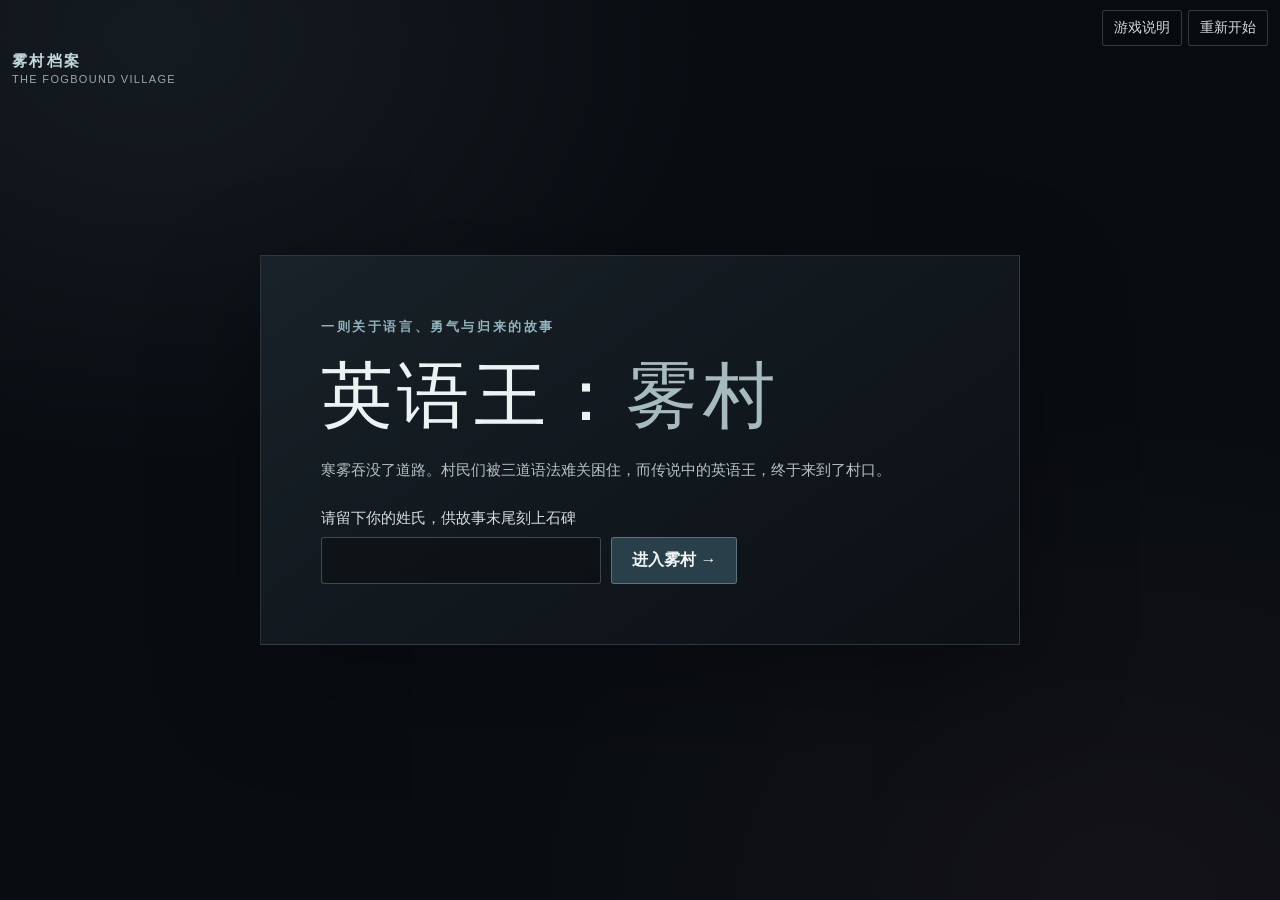
<file: index.html>
<!DOCTYPE html>
<html lang="zh-CN">
<head>
  <meta charset="UTF-8">
  <meta name="viewport" content="width=device-width, initial-scale=1.0, viewport-fit=cover">
  <meta name="theme-color" content="#090d12">
  <meta name="description" content="英语王的村庄冒险：用知识与勇气驱散语法迷雾。">
  <title>英语王：雾村</title>
  <link rel="stylesheet" href="game.css">
</head>
<body>
  <main class="game-shell">
    <header class="masthead">
      <a class="wordmark" href="index.html" aria-label="英语王：雾村首页">雾村档案<span>THE FOGBOUND VILLAGE</span></a>
      <div class="masthead-actions">
        <button id="help-toggle" class="quiet-button" type="button" aria-keyshortcuts="F1">游戏说明 <kbd>F1</kbd></button>
        <button id="reset-game" class="quiet-button" type="button">重新开始</button>
      </div>
    </header>

    <section class="intro-panel" id="intro-panel" aria-labelledby="intro-title">
      <p class="eyebrow">一则关于语言、勇气与归来的故事</p>
      <h1 id="intro-title">英语王：<span>雾村</span></h1>
      <p class="intro-copy">寒雾吞没了道路。村民们被三道语法难关困住，而传说中的英语王，终于来到了村口。</p>
      <form id="name-form" class="name-form">
        <label for="surname">请留下你的姓氏，供故事末尾刻上石碑</label>
        <div class="name-row">
          <input id="surname" name="surname" type="text" maxlength="16" autocomplete="family-name" required>
          <button class="primary-button" type="submit">进入雾村 <span aria-hidden="true">→</span></button>
        </div>
      </form>
    </section>

    <section class="adventure" id="adventure" hidden aria-label="冒险游戏">
      <div class="game-frame">
        <canvas id="world" width="880" height="600" tabindex="0" aria-label="俯视角冒险地图">
          你的浏览器不支持 Canvas，请使用下方的练习入口。
        </canvas>
      </div>

      <details class="quick-menu status-menu">
        <summary aria-label="查看章节与冒险状态">雾村状态</summary>
        <div class="quick-menu-panel">
          <div class="game-heading">
            <div>
              <p class="eyebrow" id="chapter-label">序章 · 雾村</p>
              <h1 id="chapter-title">村口的低语</h1>
            </div>
            <p class="save-note" id="save-note">进度保存在此浏览器</p>
          </div>
          <div class="hud" aria-label="冒险状态">
            <div class="hud-item"><span class="hud-label">姓氏</span><strong id="hud-name">—</strong></div>
            <div class="hud-item"><span class="hud-label">知识点</span><strong id="knowledge-count">0</strong></div>
            <div class="hud-item"><span class="hud-label">已击败</span><strong id="boss-progress">0 / 3</strong></div>
            <div class="hud-item enemy-status" id="enemy-status" hidden></div>
          </div>
          <p class="event-log" id="event-log" aria-live="polite">走近村民并按 E 交谈。</p>
        </div>
      </details>

      <nav class="touch-controls" aria-label="触屏操作">
        <div class="dpad">
          <button type="button" data-move="up" aria-label="向上移动">↑</button>
          <button type="button" data-move="left" aria-label="向左移动">←</button>
          <button type="button" data-move="down" aria-label="向下移动">↓</button>
          <button type="button" data-move="right" aria-label="向右移动">→</button>
        </div>
        <div class="action-pad">
          <button type="button" id="answer-action">答题 <kbd>Q</kbd></button>
          <button type="button" id="attack-action">挥剑 <kbd>Space</kbd></button>
          <button type="button" id="interact-action">交谈 <kbd>E</kbd></button>
          <button type="button" id="leave-battle-action" hidden>离开战场</button>
        </div>
      </nav>

      <details class="quick-menu practice-links">
        <summary>练习</summary>
        <div class="practice-grid">
          <a href="two.html">Already / Just / Yet</a>
          <a href="three.html">For / Since</a>
          <a href="four.html">Have been / Gone to</a>
          <a id="comprehensive-practice-link" href="five.html" aria-disabled="true" tabindex="-1">综合练习（击败三位知识之主解锁）</a>
        </div>
      </details>
      <p class="controls-hint">方向键 / WASD 移动 · <kbd>E</kbd> 与村民交谈 · <kbd>Q</kbd> 原地答题 · <kbd>Space</kbd> 挥剑（消耗 1 点）· <kbd>F1</kbd> / <kbd>?</kbd> 游戏说明</p>
    </section>

    <noscript><p class="noscript-note">请启用 JavaScript 才能开始冒险。</p></noscript>
  </main>
  <script src="engine.js"></script>
  <script src="data.js"></script>
  <script src="game.js"></script>
</body>
</html>
</file>
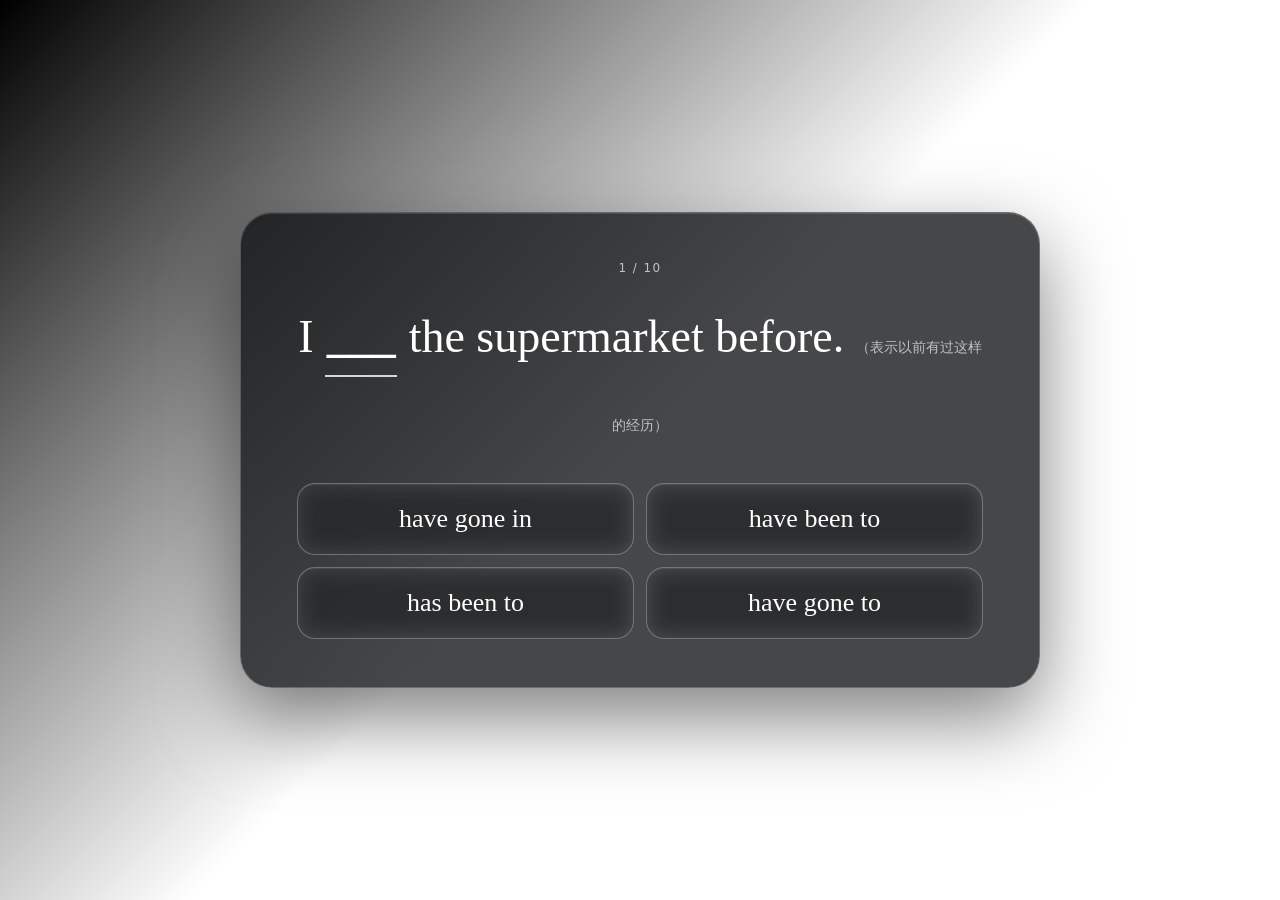
<file: four.html>
<!DOCTYPE html>
<html lang="zh-CN">
<head>
    <meta charset="UTF-8">
    <meta name="viewport" content="width=device-width, initial-scale=1.0, viewport-fit=cover">
    <title>Have been / Gone to</title>
    <link rel="stylesheet" href="quiz.css">
</head>
<body>
<div id="app"></div>

<script src="engine.js"></script>
<script src="data.js"></script>
<script src="quiz-ui.js"></script>
<script src="quiz-mini.js"></script>
<script>
    const quiz = Quiz.create(
        document.getElementById('app'),
        { type: 'c3', rounds: 10 }
    );

    quiz.start().then(function (r) {
        console.log('答对', r.correct, '/', r.total);
    });
</script>

</body>
</html>
</file>
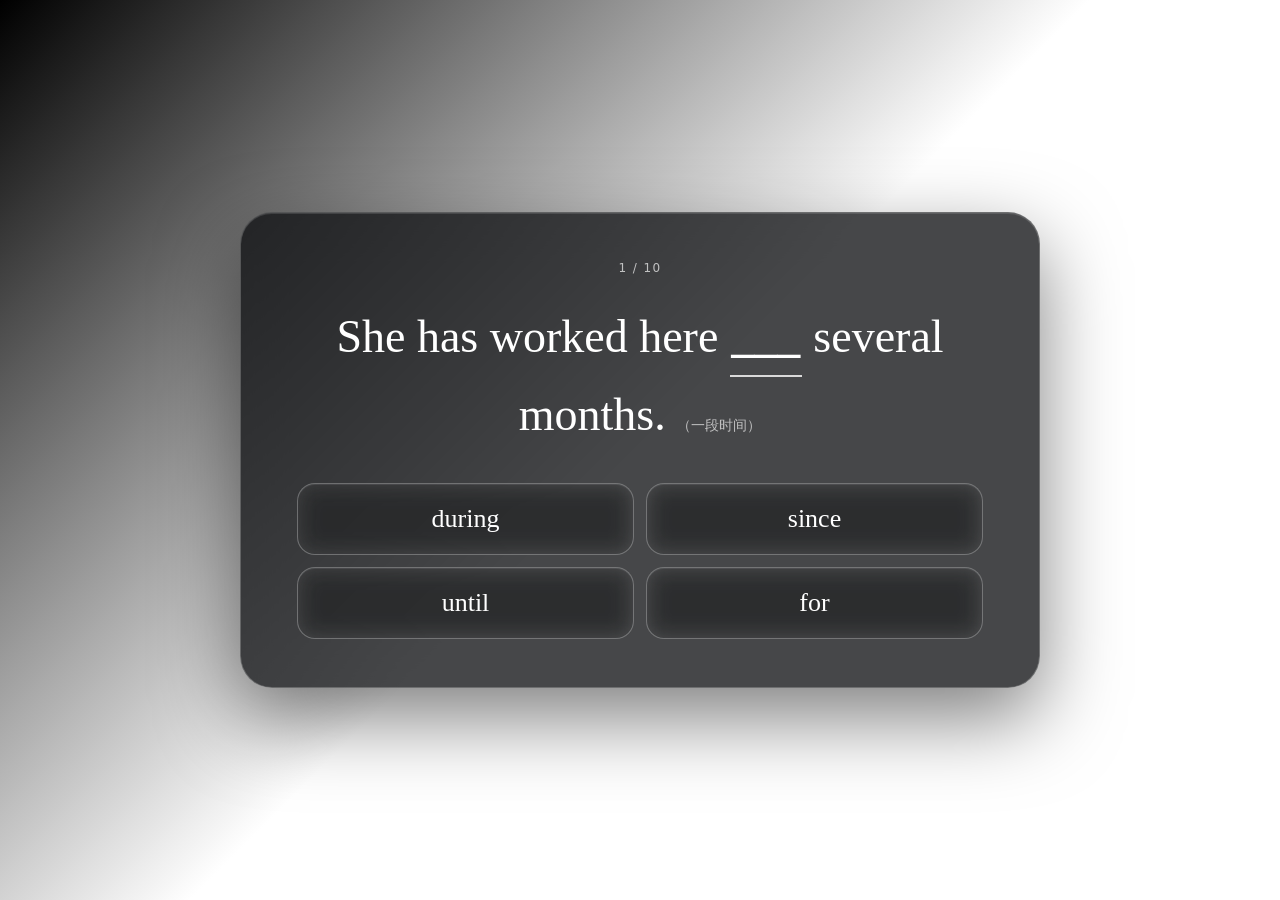
<file: three.html>
<!DOCTYPE html>
<html lang="zh-CN">
<head>
    <meta charset="UTF-8">
    <meta name="viewport" content="width=device-width, initial-scale=1.0, viewport-fit=cover">
    <title>For &amp; Since</title>
    <link rel="stylesheet" href="quiz.css">
</head>
<body>
<div id="app"></div>

<script src="engine.js"></script>
<script src="data.js"></script>
<script src="quiz-ui.js"></script>
<script src="quiz-mini.js"></script>
<script>
    const quiz = Quiz.create(
        document.getElementById('app'),
        { type: 'c2', rounds: 10 }
    );

    quiz.start().then(function (r) {
        console.log('答对', r.correct, '/', r.total);
    });
</script>

</body>
</html>
</file>
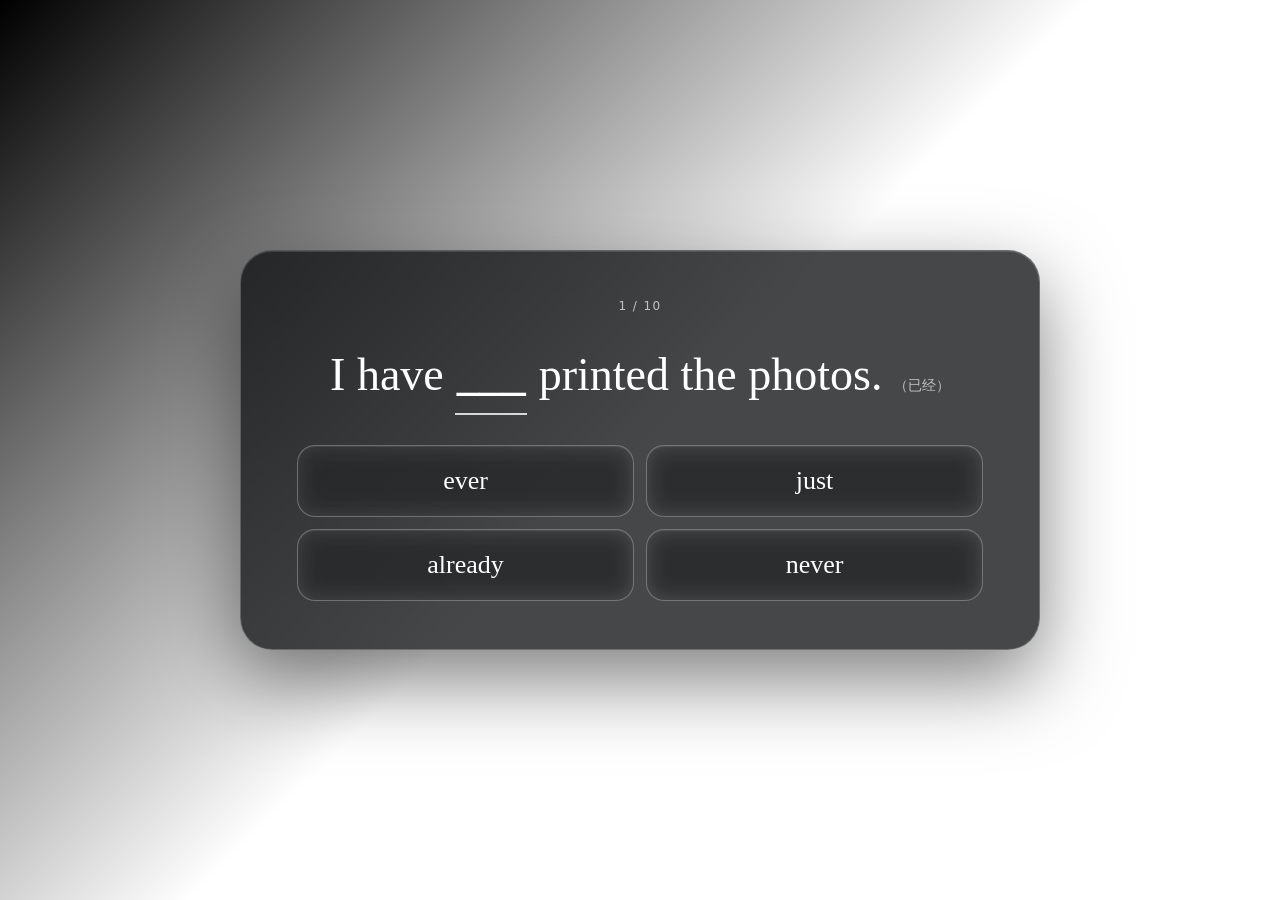
<file: two.html>
<!DOCTYPE html>
<html lang="zh-CN">
<head>
    <meta charset="UTF-8">
    <meta name="viewport" content="width=device-width, initial-scale=1.0, viewport-fit=cover">
    <title>Already / Just / Yet</title>
    <link rel="stylesheet" href="quiz.css">
</head>
<body>
<div id="app"></div>

<script src="engine.js"></script>
<script src="data.js"></script>
<script src="quiz-ui.js"></script>
<script src="quiz-mini.js"></script>
<script>
    const quiz = Quiz.create(
        document.getElementById('app'),
        { type: 'c1', rounds: 10 }
    );

    quiz.start().then(function (r) {
        console.log('答对', r.correct, '/', r.total);
    });
</script>

</body>
</html>
</file>
<file: game.css>
:root {
  color-scheme: dark;
  --ink: #e4e9e9;
  --muted: #9aa8ad;
  --line: rgba(195, 211, 216, .16);
  --panel: rgba(12, 18, 23, .95);
  --cold: #91b2bd;
  --cold-bright: #c3d9de;
  --rust: #b86568;
  --calligraphy: "STXingkai", "华文行楷", cursive, serif;
  --body-font: "KaiTi", "楷体", "Noto Sans CJK SC", "Noto Sans SC", sans-serif;
}

* {
  box-sizing: border-box;
}

html {
  width: 100%;
  height: 100%;
  overflow: hidden;
}

body {
  min-width: 320px;
  width: 100%;
  height: 100vh;
  height: 100dvh;
  overflow: hidden;
  margin: 0;
  padding: 0;
  color: var(--ink);
  background:
    radial-gradient(ellipse at 12% 4%, rgba(81, 103, 113, .16), transparent 35%),
    radial-gradient(ellipse at 88% 100%, rgba(91, 56, 61, .13), transparent 38%),
    #090d12;
  font-family: var(--body-font);
  overscroll-behavior: none;
}

button,
input {
  font: inherit;
}

button {
  color: inherit;
  white-space: nowrap;
}

[hidden] {
  display: none !important;
}

.game-shell {
  position: relative;
  width: 100%;
  height: 100%;
  margin: 0;
  display: flex;
  flex-direction: column;
  min-height: 0;
}

.masthead {
  display: flex;
  align-items: center;
  justify-content: space-between;
  gap: 16px;
  flex: 0 0 auto;
  margin-bottom: clamp(8px, 1.5vh, 16px);
  padding-bottom: 8px;
  border-bottom: 1px solid var(--line);
}

.masthead-actions {
  display: flex;
  flex-wrap: wrap;
  gap: 8px;
}

.wordmark {
  color: var(--cold-bright);
  font-size: 15px;
  font-weight: 700;
  letter-spacing: .16em;
  text-decoration: none;
}

.wordmark span {
  display: block;
  margin-top: 2px;
  color: var(--muted);
  font-size: 11px;
  font-weight: 400;
  letter-spacing: .12em;
}

.quiet-button,
.primary-button,
.dialog-button,
.challenge-choice,
.answer-choice {
  min-height: 44px;
  border: 1px solid var(--line);
  border-radius: 3px;
  background: rgba(225, 237, 239, .06);
  cursor: pointer;
  transition: background .16s ease, border-color .16s ease, transform .16s ease;
}

.quiet-button {
  padding: 9px 14px;
  color: var(--muted);
  font-size: 14px;
}

.primary-button {
  padding: 12px 20px;
  border-color: rgba(164, 196, 205, .4);
  background: #29404a;
  color: #f0f5f5;
  font-weight: 650;
}

.quiet-button:hover,
.primary-button:hover,
.dialog-button:hover,
.challenge-choice:hover,
.answer-choice:hover {
  border-color: rgba(200, 224, 230, .62);
  background-color: rgba(135, 167, 178, .2);
}

button:active {
  transform: translateY(1px);
}

button:focus-visible,
a:focus-visible,
input:focus-visible,
summary:focus-visible {
  outline: 2px solid var(--cold-bright);
  outline-offset: 3px;
}

.intro-panel {
  width: 100%;
  max-width: 760px;
  margin: auto;
  padding: clamp(26px, 6vw, 60px);
  border: 1px solid var(--line);
  background: linear-gradient(145deg, rgba(28, 38, 45, .8), rgba(11, 16, 21, .94));
  box-shadow: 0 34px 100px rgba(0, 0, 0, .35);
}

.eyebrow {
  margin: 0 0 10px;
  color: var(--cold);
  font-size: 13px;
  font-weight: 700;
  letter-spacing: .2em;
  line-height: 1.7;
  text-transform: uppercase;
}

.intro-panel h1,
.game-heading h1 {
  margin: 0;
  color: #edf2f2;
  font-family: var(--body-font);
  font-weight: 500;
  letter-spacing: .06em;
}

.intro-panel h1 {
  font-size: clamp(38px, 8vw, 72px);
}

.intro-panel h1 span {
  color: #a7bac0;
}

.intro-copy {
  max-width: 600px;
  margin: 12px 0 24px;
  color: #b6c1c4;
  font-size: 15px;
  line-height: 1.9;
}

.name-form label {
  display: block;
  margin-bottom: 9px;
  color: #d7dede;
  font-size: 15px;
}

.name-row {
  display: flex;
  gap: 10px;
}

.name-row input {
  width: min(280px, 55%);
  min-height: 46px;
  padding: 10px 12px;
  border: 1px solid rgba(195, 211, 216, .28);
  border-radius: 3px;
  background: rgba(0, 0, 0, .25);
  color: #fff;
}

.adventure {
  flex: 1 1 auto;
  display: flex;
  flex-direction: column;
  min-height: 0;
  overflow: hidden;
  animation: arrive .34s ease-out both;
}

.game-heading {
  flex: 0 0 auto;
  display: flex;
  align-items: end;
  justify-content: space-between;
  gap: 16px;
  margin-bottom: 8px;
}

.game-heading h1 {
  font-size: clamp(22px, 4vw, 34px);
}

.save-note {
  margin: 0 0 4px;
  color: #75848a;
  font-size: 13px;
}

.game-frame {
  position: fixed;
  inset: 0;
  display: grid;
  flex: none;
  place-items: center;
  width: 100vw;
  height: 100vh;
  height: 100dvh;
  overflow: hidden;
  border: 0;
  background: #0a0f14;
  box-shadow: none;
}

.event-log {
  min-height: 38px;
  margin: 0;
  padding: 10px 12px;
  border: 1px solid var(--line);
  border-top: 0;
  background: rgba(14, 21, 26, .78);
  color: #b7c5c8;
  font-size: 14px;
  line-height: 1.6;
}

#world {
  display: block;
  width: 100%;
  height: 100%;
  image-rendering: pixelated;
  touch-action: none;
}

.hud {
  flex: 0 0 auto;
  display: flex;
  flex-wrap: wrap;
  gap: 5px;
  margin-top: 6px;
}

.hud-item {
  display: flex;
  align-items: baseline;
  gap: 9px;
  min-height: 32px;
  padding: 6px 10px;
  border: 1px solid var(--line);
  background: rgba(14, 21, 26, .72);
  white-space: nowrap;
}

.hud-label {
  color: #86969c;
  font-size: 13px;
}

.hud-item strong {
  color: var(--cold-bright);
  font-size: 15px;
}

.enemy-status {
  flex: 1;
  color: #d7c6c1;
  font-size: 14px;
}

.touch-controls {
  position: fixed;
  z-index: 5;
  right: max(14px, env(safe-area-inset-right));
  bottom: max(14px, env(safe-area-inset-bottom));
  left: max(14px, env(safe-area-inset-left));
  display: flex;
  justify-content: space-between;
  align-items: center;
  gap: 16px;
  margin: 0;
  pointer-events: none;
}

.dpad {
  display: grid;
  grid-template-columns: repeat(3, 36px);
  grid-template-rows: repeat(2, 32px);
  gap: 3px;
}

.dpad button,
.action-pad button {
  border: 1px solid var(--line);
  border-radius: 3px;
  background: #151e24;
  color: var(--cold-bright);
  cursor: pointer;
  touch-action: manipulation;
  pointer-events: auto;
}

.dpad button:nth-child(1) { grid-column: 2; grid-row: 1; }
.dpad button:nth-child(2) { grid-column: 1; grid-row: 2; }
.dpad button:nth-child(3) { grid-column: 2; grid-row: 2; }
.dpad button:nth-child(4) { grid-column: 3; grid-row: 2; }

.action-pad {
  display: flex;
  flex-wrap: wrap;
  justify-content: flex-end;
  gap: 4px;
}

.action-pad button {
  min-height: 30px;
  padding: 4px 8px;
  font-size: 13px;
}

#leave-battle-action {
  border-color: rgba(195, 139, 128, .35);
  color: #d7b6ac;
}

kbd {
  display: inline-block;
  min-width: 20px;
  padding: 1px 5px;
  border: 1px solid rgba(197, 216, 221, .24);
  border-radius: 2px;
  color: #c7d5d8;
  font-family: inherit;
  font-size: 12px;
  text-align: center;
}

.controls-hint {
  display: none;
}

.practice-links {
  margin: 0;
  font-size: 14px;
}

.practice-links summary {
  width: auto;
}

.practice-grid {
  display: flex;
  flex-wrap: wrap;
  gap: 8px;
  padding: 4px 0 4px;
}

.practice-grid a {
  padding: 8px 11px;
  font-size: 14px;
  border: 1px solid var(--line);
  color: #b6c5c9;
  text-decoration: none;
}

.practice-grid a:hover {
  border-color: rgba(200, 224, 230, .5);
  color: #eef4f4;
}

.game-overlay {
  position: absolute;
  inset: 0;
  z-index: 3;
  display: grid;
  place-items: center;
  overflow: hidden;
  padding: clamp(8px, 2vw, 24px);
  background: rgba(3, 7, 10, .77);
  backdrop-filter: blur(5px);
  -webkit-backdrop-filter: blur(5px);
}

.help-overlay {
  position: fixed;
  inset: 0;
  z-index: 20;
  display: grid;
  place-items: center;
  overflow: hidden;
  padding: clamp(10px, 3vw, 30px);
  background: rgba(2, 5, 8, .88);
  backdrop-filter: blur(8px);
  -webkit-backdrop-filter: blur(8px);
}

.help-card {
  width: min(720px, 100%);
  max-height: 100%;
  overflow: auto;
  overscroll-behavior: contain;
  padding: clamp(16px, 3vw, 28px);
  border: 1px solid rgba(186, 209, 216, .3);
  background: linear-gradient(145deg, #182229, #0b1015);
  box-shadow: 0 24px 90px rgba(0, 0, 0, .7);
}

.help-section-title {
  margin: 24px 0 9px;
  color: var(--cold-bright);
  font-family: var(--calligraphy);
  font-size: 17px;
  font-weight: 500;
}

.help-list {
  display: grid;
  gap: 8px;
  margin: 0;
  padding-left: 21px;
  color: #bdc9cc;
  font-size: 13px;
  line-height: 1.8;
}

.help-list li::marker {
  color: #91b2bd;
}

.help-paragraph {
  color: #bdc9cc;
  font-size: 13px;
  line-height: 1.8;
}

.help-close {
  margin-top: 24px;
}

.battle-review-item {
  margin: 7px 0;
  padding: 9px 11px;
  border: 1px solid var(--line);
  background: rgba(255, 255, 255, .025);
}

.battle-review-question {
  margin: 0 0 4px;
  color: #e2e9e9;
  font-size: 14px;
  font-weight: 600;
  line-height: 1.7;
}

.overlay-card {
  width: min(620px, 100%);
  max-height: 100%;
  overflow: auto;
  overscroll-behavior: contain;
  padding: clamp(14px, 2.4vw, 26px);
  border: 1px solid rgba(186, 209, 216, .25);
  background: linear-gradient(145deg, rgba(22, 32, 38, .98), rgba(10, 15, 20, .98));
  box-shadow: 0 20px 70px rgba(0, 0, 0, .55);
  animation: arrive .2s ease-out both;
}

.overlay-title {
  margin: 0 0 15px;
  color: #e7eeee;
  font-family: var(--calligraphy);
  font-size: clamp(22px, 4vw, 32px);
  font-weight: 500;
  letter-spacing: .06em;
}

.overlay-copy,
.dialogue-line,
.explanation {
  color: #c1cccf;
  font-size: 14px;
  line-height: 1.9;
}

.dialogue-line {
  margin: 0 0 20px;
}

.dialogue-actions {
  display: flex;
  flex-wrap: wrap;
  align-items: center;
  gap: 8px;
}

.dialogue-actions .dialog-next,
.dialogue-actions .dialogue-leave {
  margin-top: 0;
}

.dialog-next,
.overlay-back {
  margin-top: 8px;
}

.challenge-list,
.question-options {
  display: grid;
  gap: 9px;
  margin: 18px 0;
}

.challenge-choice {
  display: flex;
  flex-direction: column;
  align-items: flex-start;
  gap: 5px;
  padding: 12px 15px;
  text-align: left;
}

.challenge-choice strong {
  color: #e3ecee;
  font-family: var(--body-font);
  font-size: 15px;
}

.challenge-choice span {
  color: #92a3a9;
  font-size: 13px;
}

.challenge-combined {
  border-color: rgba(178, 113, 108, .42);
  background: rgba(95, 50, 52, .23);
  color: #ead9d7;
}

.question-sentence {
  margin: 5px 0 8px;
  color: #f1f3f0;
  font-family: var(--calligraphy);
  font-size: clamp(20px, 3vw, 27px);
  line-height: 1.65;
  overflow-wrap: anywhere;
}

.question-hint {
  color: #97a8ad;
  font-size: 14px;
}

.answer-choice {
  padding: 11px 14px;
  text-align: left;
}

.result-correct,
.result-wrong {
  font-size: 13px;
  line-height: 1.8;
}

.result-correct {
  color: #a9c8b8;
}

.result-wrong {
  color: #d49b96;
}

.explanation {
  max-height: none;
  overflow: visible;
  padding: 10px 12px;
  border-left: 2px solid rgba(174, 193, 201, .4);
  background: rgba(255, 255, 255, .035);
  font-size: 14px;
}

.stone-inscription {
  margin: 12px 0 24px;
  padding: 17px;
  border: 1px solid rgba(204, 207, 194, .28);
  background:
    linear-gradient(145deg, rgba(155, 151, 129, .15), rgba(68, 72, 66, .22)),
    #252a29;
  color: #e4dfc9;
  font-family: var(--calligraphy);
  font-size: clamp(26px, 6vw, 40px);
  letter-spacing: .22em;
  text-align: center;
  text-shadow: 0 2px 8px rgba(0, 0, 0, .6);
}

.dialogue-speaker {
  margin: 16px 0 4px;
  color: #9bb9c2;
  font-size: 13px;
  letter-spacing: .14em;
}

.ending-tagline {
  margin: 30px 0 12px;
  color: #dbe8e9;
  font-family: var(--calligraphy);
  font-size: clamp(22px, 5vw, 36px);
  letter-spacing: .16em;
  text-align: center;
  text-shadow: 0 0 22px rgba(162, 206, 218, .55);
  animation: glow 2.2s ease-in-out infinite alternate;
}

.noscript-note {
  margin-top: 30px;
  color: #f0c5bf;
}

@keyframes arrive {
  from { opacity: 0; transform: translateY(8px); }
  to { opacity: 1; transform: translateY(0); }
}

@keyframes glow {
  from { text-shadow: 0 0 10px rgba(162, 206, 218, .28); }
  to { text-shadow: 0 0 26px rgba(162, 206, 218, .76); }
}

@media (max-width: 680px) {
  body {
    padding: 8px 10px;
  }

  .masthead {
    margin-bottom: 8px;
  }

  .wordmark span {
    display: block;
    margin-top: 4px;
    letter-spacing: .1em;
  }

  .intro-panel {
    padding: clamp(18px, 5vw, 32px);
  }

  .intro-copy {
    margin: 8px 0 16px;
    font-size: 13px;
    line-height: 1.65;
  }

  .name-form label {
    margin-bottom: 6px;
  }

  .name-row {
    gap: 7px;
  }

  .name-row {
    align-items: stretch;
    flex-direction: column;
  }

  .name-row input {
    width: 100%;
    min-height: 40px;
  }

  .name-row .primary-button {
    min-height: 40px;
    padding: 8px 14px;
  }

  .game-heading {
    align-items: center;
    flex-direction: row;
    gap: 8px;
    margin-bottom: 5px;
  }

  .game-heading .eyebrow {
    margin-bottom: 2px;
    font-size: 12px;
  }

  .game-heading h1 {
    font-size: clamp(19px, 5vw, 26px);
  }

  .save-note {
    display: none;
  }

  .enemy-status {
    flex-basis: auto;
  }

  .game-overlay {
    align-items: center;
  }

  .overlay-card {
    max-height: 100%;
    margin: 0;
  }

  .touch-controls {
    gap: 8px;
  }

  .controls-hint {
    font-size: 12px;
  }
}

@media (max-height: 560px) {
  body {
    padding-top: 5px;
    padding-bottom: 5px;
  }

  .masthead {
    margin-bottom: 5px;
    padding-bottom: 4px;
  }

  .masthead-actions .quiet-button {
    min-height: 32px;
    padding: 5px 8px;
  }

  .game-heading {
    margin-bottom: 3px;
  }

  .hud {
    margin-top: 3px;
  }

  .hud-item {
    min-height: 27px;
    padding: 4px 7px;
  }

  .touch-controls {
    margin-top: 3px;
  }

  .dpad {
    grid-template-columns: repeat(3, 29px);
    grid-template-rows: repeat(2, 23px);
  }

  .action-pad button {
    min-height: 25px;
    padding: 2px 6px;
  }

  .controls-hint {
    margin-top: 2px;
    line-height: 1.25;
  }

  .practice-links {
    margin-top: 3px;
  }

  .practice-links summary {
    padding: 4px 0 2px;
  }
}

@media (prefers-reduced-motion: reduce) {
  *,
  *::before,
  *::after {
    scroll-behavior: auto !important;
    animation-duration: .01ms !important;
    animation-iteration-count: 1 !important;
    transition-duration: .01ms !important;
  }
}

.masthead {
  position: fixed;
  z-index: 10;
  top: max(10px, env(safe-area-inset-top));
  right: max(12px, env(safe-area-inset-right));
  left: max(12px, env(safe-area-inset-left));
  flex-direction: column;
  align-items: flex-end;
  justify-content: flex-start;
  margin: 0;
  padding: 0;
  border: 0;
  pointer-events: none;
}

.masthead > * {
  pointer-events: auto;
}

.masthead-actions {
  flex-wrap: nowrap;
  gap: 6px;
  order: 1;
}

.wordmark {
  order: 2;
  align-self: flex-start;
  margin-top: 6px;
}

.masthead-actions .quiet-button {
  min-height: 36px;
  padding: 6px 11px;
  border-color: rgba(195, 211, 216, .24);
  background: rgba(7, 12, 16, .72);
  color: #d3dddf;
  backdrop-filter: blur(8px);
  -webkit-backdrop-filter: blur(8px);
}

.masthead-actions kbd {
  display: none;
}

.adventure:not([hidden]) {
  position: fixed;
  z-index: 1;
  inset: 0;
  width: 100vw;
  height: 100vh;
  height: 100dvh;
  overflow: hidden;
}

.game-frame {
  z-index: 0;
}

.game-overlay {
  position: fixed;
  z-index: 12;
}

.quick-menu {
  position: fixed;
  z-index: 7;
  top: max(88px, calc(env(safe-area-inset-top) + 78px));
  left: max(12px, env(safe-area-inset-left));
  color: var(--ink);
}

.quick-menu > summary {
  display: flex;
  min-height: 36px;
  align-items: center;
  justify-content: center;
  padding: 6px 12px;
  border: 1px solid rgba(195, 211, 216, .24);
  border-radius: 3px;
  background: rgba(7, 12, 16, .78);
  color: #d3dddf;
  font-size: 14px;
  cursor: pointer;
  list-style: none;
  white-space: nowrap;
  backdrop-filter: blur(8px);
  -webkit-backdrop-filter: blur(8px);
}

.quick-menu > summary::-webkit-details-marker {
  display: none;
}

.quick-menu > summary::after {
  margin-left: 8px;
  color: var(--cold);
  content: "+";
  font-family: system-ui, sans-serif;
}

.quick-menu[open] > summary::after {
  content: "−";
}

.quick-menu-panel {
  position: absolute;
  top: 44px;
  left: 0;
  width: min(320px, calc(100vw - 24px));
  max-width: calc(100vw - 24px);
  min-width: 0;
  overflow-wrap: anywhere;
  padding: 11px;
  border: 1px solid rgba(195, 211, 216, .24);
  background: rgba(7, 12, 16, .94);
  box-shadow: 0 16px 48px rgba(0, 0, 0, .45);
  backdrop-filter: blur(12px);
  -webkit-backdrop-filter: blur(12px);
}

.quick-menu-panel .game-heading {
  display: grid;
  grid-template-columns: minmax(0, 1fr);
  align-items: start;
  gap: 2px;
  min-width: 0;
  margin-bottom: 7px;
}

.quick-menu-panel .game-heading > div {
  min-width: 0;
}

.quick-menu-panel .game-heading .eyebrow {
  max-width: 100%;
  margin-bottom: 3px;
  font-size: 12px;
  letter-spacing: .12em;
  overflow-wrap: anywhere;
}

.quick-menu-panel .game-heading h1 {
  max-width: 100%;
  font-size: 21px;
  line-height: 1.25;
  overflow-wrap: anywhere;
}

.quick-menu-panel .save-note {
  max-width: 100%;
  margin: 0;
  font-size: 12px;
  line-height: 1.4;
  overflow-wrap: anywhere;
}

.quick-menu-panel .hud {
  min-width: 0;
  gap: 4px;
  margin: 0 0 6px;
}

.quick-menu-panel .hud-item {
  min-width: 0;
  max-width: 100%;
  min-height: 28px;
  gap: 5px;
  padding: 4px 7px;
}

.quick-menu-panel .enemy-status {
  flex-basis: 100%;
  white-space: normal;
  overflow-wrap: anywhere;
}

.quick-menu-panel .hud-label {
  font-size: 12px;
}

.quick-menu-panel .hud-item strong {
  min-width: 0;
  font-size: 14px;
  overflow-wrap: anywhere;
}

.quick-menu-panel .event-log {
  min-height: 0;
  max-width: 100%;
  padding: 6px 0 0;
  border: 0;
  border-top: 1px solid var(--line);
  background: transparent;
  font-size: 13px;
  line-height: 1.55;
  white-space: normal;
  overflow-wrap: anywhere;
}

.practice-links {
  top: max(88px, calc(env(safe-area-inset-top) + 78px));
  right: max(208px, calc(env(safe-area-inset-right) + 190px));
  left: auto;
}

.practice-links .practice-grid {
  display: grid;
  gap: 5px;
  padding: 8px 0 0;
}

.practice-links .practice-grid a {
  max-width: 100%;
  padding: 7px 9px;
  font-size: 14px;
  white-space: normal;
  overflow-wrap: anywhere;
  text-align: right;
}

.practice-links .practice-grid a[aria-disabled="true"] {
  color: #78868b;
  cursor: not-allowed;
  opacity: .7;
  text-decoration: none;
}

.overlay-card,
.help-card {
  overflow-wrap: anywhere;
}

.overlay-card button,
.help-card button {
  max-width: 100%;
  white-space: normal;
  overflow-wrap: anywhere;
}

.challenge-choice strong,
.challenge-choice span,
.answer-choice {
  max-width: 100%;
  overflow-wrap: anywhere;
}

.dialogue-line,
.overlay-copy,
.explanation,
.help-paragraph,
.help-list {
  text-wrap: pretty;
}

.dialogue-speaker,
.hud-label {
  white-space: nowrap;
}

.touch-controls {
  align-items: flex-end;
}

.dpad button {
  background: rgba(12, 20, 25, .75);
  font-size: 17px;
}

.action-pad {
  max-width: min(280px, 60vw);
  padding: 5px;
  border: 1px solid rgba(195, 211, 216, .18);
  background: rgba(7, 12, 16, .55);
  backdrop-filter: blur(6px);
  -webkit-backdrop-filter: blur(6px);
}

.action-pad button {
  min-height: 36px;
  padding: 5px 10px;
  background: rgba(21, 30, 36, .86);
  font-size: 14px;
}

.intro-panel {
  position: relative;
  z-index: 2;
  max-height: calc(100% - 88px);
  overflow: auto;
  overscroll-behavior: contain;
}

@media (max-width: 680px) {
  .masthead {
    right: 8px;
    left: 8px;
  }

  .masthead-actions {
    gap: 4px;
  }

  .masthead-actions .quiet-button,
  .quick-menu > summary {
    min-height: 34px;
    padding: 5px 8px;
    font-size: 13px;
  }

  .practice-links {
    top: max(88px, calc(env(safe-area-inset-top) + 78px));
    right: max(8px, env(safe-area-inset-right));
  }

  .status-menu {
    top: max(88px, calc(env(safe-area-inset-top) + 78px));
  }

  .quick-menu-panel {
    max-height: min(55vh, 380px);
    overflow: auto;
    overscroll-behavior: contain;
  }

  .quick-menu-panel .save-note {
    text-align: left;
  }

  .practice-links .practice-grid a {
    max-width: min(280px, calc(100vw - 48px));
  }

  .touch-controls {
    right: max(8px, env(safe-area-inset-right));
    bottom: max(8px, env(safe-area-inset-bottom));
    left: max(8px, env(safe-area-inset-left));
  }

  .dpad {
    grid-template-columns: repeat(3, 44px);
    grid-template-rows: repeat(2, 44px);
    gap: 3px;
  }

  .dpad button {
    min-width: 44px;
    min-height: 44px;
    touch-action: none;
  }

  .action-pad {
    max-width: min(58vw, calc(100vw - 166px));
    gap: 3px;
  }

  .action-pad button {
    min-height: 44px;
    padding: 4px 7px;
    font-size: 12px;
    touch-action: manipulation;
  }

  .intro-panel {
    max-height: calc(100% - 76px);
    padding: 18px 16px;
  }

  .intro-panel h1 {
    font-size: clamp(34px, 10vw, 52px);
  }

  .name-row .primary-button {
    min-height: 44px;
  }
}

/* Keep the title on its own row and leave the menu row below it. */
.masthead {
  height: 72px;
}

.masthead-actions {
  position: absolute;
  top: 0;
  right: 0;
}

.wordmark {
  position: absolute;
  top: 42px;
  left: 0;
  order: initial;
  align-self: auto;
  margin: 0;
}

.quick-menu {
  top: max(104px, calc(env(safe-area-inset-top) + 96px));
}

.practice-links {
  top: max(104px, calc(env(safe-area-inset-top) + 96px));
  right: max(12px, env(safe-area-inset-right));
}

.practice-links .practice-grid {
  justify-items: end;
}

@media (max-width: 680px) {
  .masthead {
    height: 68px;
  }

  .wordmark {
    top: 40px;
  }

  .quick-menu {
    top: max(96px, calc(env(safe-area-inset-top) + 88px));
  }

  .practice-links {
    top: max(96px, calc(env(safe-area-inset-top) + 88px));
    right: max(8px, env(safe-area-inset-right));
  }
}

@media (pointer: fine) and (hover: hover) {
  .touch-controls {
    display: none;
  }
}

body[data-mode]:not([data-mode="village"]):not([data-mode="battle"]) .quick-menu,
body[data-mode]:not([data-mode="village"]):not([data-mode="battle"]) .touch-controls {
  visibility: hidden;
}

@media (max-height: 560px) and (pointer: coarse) {
  .dpad {
    grid-template-columns: repeat(3, 44px);
    grid-template-rows: repeat(2, 44px);
  }

  .dpad button,
  .action-pad button {
    min-height: 44px;
  }
}
</file>
<file: quiz.css>
* {
    box-sizing: border-box;
}

body {
    min-height: 100vh;
    min-height: 100svh;
    min-height: 100dvh;
    margin: 0;
    padding: 40px 20px;
    display: flex;
    flex-direction: column;
    justify-content: center;
    align-items: center;
    color: #f5f5f5;
    font-family: system-ui, "Microsoft YaHei", sans-serif;
}

body.quiz-practice-mode {
    background: linear-gradient(135deg, #000 0%, #fff 50%);
}

body.quiz-review-mode {
    background-color: #000;
    background-image: linear-gradient(to bottom, #000 0%, #fff 100%);
    background-attachment: fixed;
}

#app {
    width: min(90%, 800px);
    min-width: min(320px, 100%);
}

.quiz-question {
    width: 100%;
    max-width: 800px;
    margin: 24px auto;
    padding: 24px;
    text-align: center;
}

.quiz-active,
.quiz-summary {
    position: relative;
    z-index: 1;
    padding: clamp(32px, 6vw, 48px) clamp(24px, 6vw, 56px);
    border: 1px solid rgba(255, 255, 255, 0.22);
    border-radius: 32px;
    background: rgba(12, 14, 16, 0.76);
    -webkit-backdrop-filter: blur(20px);
    backdrop-filter: blur(20px);
    box-shadow:
        0 30px 80px rgba(0, 0, 0, 0.5),
        inset 0 1px 0 rgba(255, 255, 255, 0.12);
    color: whitesmoke;
}

.quiz-active {
    animation: quiz-card-enter 260ms ease both;
}

.quiz-active.quiz-leaving {
    animation: quiz-card-leave 180ms ease both;
}

.quiz-active .quiz-progress {
    margin-bottom: 24px;
    color: rgba(255, 255, 255, 0.68);
    font-size: 12px;
    letter-spacing: 0.12em;
}

.quiz-active .quiz-sentence {
    margin: 0 0 30px;
    color: #fff;
    font-family: "华文楷体", "STXingkai", cursive;
    font-size: clamp(28px, 5vw, 46px);
    line-height: 1.65;
    overflow-wrap: anywhere;
}

.quiz-active .quiz-cn {
    color: rgba(255, 255, 255, 0.66);
    font-family: system-ui, "Microsoft YaHei", sans-serif;
    font-size: 14px;
}

.quiz-active .quiz-blank {
    display: inline-block;
    min-width: 72px;
    border-bottom: 2px solid rgba(255, 255, 255, 0.8);
    color: #fff;
    font-weight: 700;
}

.quiz-active .quiz-filled {
    border-bottom-color: #818cf8;
    background: rgba(255, 255, 255, 0.08);
    color: #c7d2fe;
}

.quiz-active .quiz-options {
    display: grid;
    grid-template-columns: repeat(2, minmax(0, 1fr));
    gap: 12px;
}

.quiz-option {
    min-height: 44px;
    padding: 12px 14px;
    border: 1px solid #d8d8e0;
    border-radius: 10px;
    background: #fff;
    color: #222;
    cursor: pointer;
    font: inherit;
    font-size: 15px;
    transition: 180ms ease;
    touch-action: manipulation;
}

.quiz-option:hover:not(:disabled) {
    border-color: #777;
    background: #f2f2f2;
}

.quiz-option:disabled {
    cursor: default;
}

.quiz-active .quiz-options .quiz-option {
    min-height: 72px;
    padding: 16px 18px;
    border: 1px solid rgba(255, 255, 255, 0.28);
    border-radius: 18px;
    background: rgba(255, 255, 255, 0.08);
    box-shadow: inset 0 1px 0 rgba(255, 255, 255, 0.08);
    color: #fff;
    font-family: "华文楷体", "STXingkai", cursive;
    font-size: clamp(20px, 3vw, 26px);
    -webkit-backdrop-filter: blur(12px);
    backdrop-filter: blur(12px);
}

.quiz-active .quiz-options .quiz-option:hover:not(:disabled) {
    transform: translateY(-2px);
    border-color: rgba(255, 255, 255, 0.72);
    background: rgba(255, 255, 255, 0.18);
}

.quiz-active .quiz-options .quiz-option:focus-visible,
.quiz-question > .quiz-option:focus-visible {
    outline: 3px solid #a5b4fc;
    outline-offset: 4px;
}

.quiz-active .quiz-options .quiz-right {
    border-color: #a8d5a5;
    background: rgba(35, 104, 61, 0.76);
    color: #fff;
}

.quiz-active .quiz-options .quiz-wrong {
    border-color: #e6a19a;
    background: rgba(139, 43, 37, 0.78);
    color: #fff;
}

.quiz-timer {
    display: flex;
    align-items: center;
    gap: 12px;
    margin: 0 0 18px;
    color: #eee;
    font-size: 14px;
}

.quiz-timer-track {
    height: 6px;
    flex: 1;
    overflow: hidden;
    border-radius: 999px;
    background: rgba(255, 255, 255, 0.2);
}

.quiz-timer-bar {
    display: block;
    width: 100%;
    height: 100%;
    background: #818cf8;
    transition: width 0.2s linear;
}

.quiz-time-warning .quiz-timer-text {
    color: #ffd2ca;
    font-weight: 700;
}

.quiz-time-warning .quiz-timer-bar {
    background: #e68a7e;
}

.quiz-answer-feedback {
    margin: 18px 0 0;
    font-size: 14px;
    font-weight: 600;
    line-height: 1.6;
}

.quiz-answer-line {
    margin: 4px 0;
}

.quiz-answer-user {
    color: rgba(255, 255, 255, 0.72);
}

.quiz-answer-correct {
    color: #a5b4fc;
}

.quiz-answer-reveal {
    animation: quiz-answer-reveal 220ms ease both;
}

.quiz-summary {
    animation: none;
}

.quiz-score {
    color: #fff;
    font-size: 44px;
    font-weight: 700;
    letter-spacing: -0.02em;
}

.quiz-review-title {
    margin: 28px 0 12px;
    color: #fff;
    font-size: 20px;
}

.quiz-review-item {
    margin: 12px 0;
    padding: 16px;
    border: 1px solid rgba(255, 255, 255, 0.2);
    border-radius: 14px;
    background: rgba(255, 255, 255, 0.07);
    -webkit-backdrop-filter: blur(14px);
    backdrop-filter: blur(14px);
    text-align: left;
}

.quiz-review-item p {
    margin: 6px 0;
    color: rgba(255, 255, 255, 0.76);
    line-height: 1.7;
}

.quiz-review-question {
    color: #fff !important;
}

.quiz-review-answer {
    color: #a5b4fc !important;
}

.quiz-review-explanation {
    color: rgba(255, 255, 255, 0.82) !important;
    animation: quiz-review-text 420ms ease both;
}

.quiz-timeout-message {
    color: #ffd2ca;
    font-weight: 600;
}

.quiz-review-empty {
    margin: 20px 0;
    color: #a5b4fc;
}

.quiz-restart {
    margin-top: 16px;
}

@keyframes quiz-card-enter {
    from {
        opacity: 0;
        transform: translateY(14px) scale(0.99);
    }

    to {
        opacity: 1;
        transform: translateY(0) scale(1);
    }
}

@keyframes quiz-card-leave {
    to {
        opacity: 0;
        transform: translateY(-10px) scale(0.99);
    }
}

@keyframes quiz-answer-reveal {
    from {
        opacity: 0;
        transform: translateY(6px);
    }

    to {
        opacity: 1;
        transform: translateY(0);
    }
}

@keyframes quiz-review-text {
    from {
        opacity: 0;
        transform: translateY(7px);
    }

    to {
        opacity: 1;
        transform: translateY(0);
    }
}

@media (max-width: 480px) {
    body {
        padding:
            max(12px, env(safe-area-inset-top))
            max(12px, env(safe-area-inset-right))
            max(12px, env(safe-area-inset-bottom))
            max(12px, env(safe-area-inset-left));
    }

    #app {
        width: 100%;
        min-width: 0;
    }

    .quiz-active,
    .quiz-summary {
        padding: 30px 20px;
        border-radius: 24px;
    }

    .quiz-active .quiz-options {
        grid-template-columns: 1fr;
        gap: 10px;
    }

    .quiz-active .quiz-options .quiz-option {
        min-height: 52px;
    }
}

@media (max-width: 360px) {
    .quiz-active,
    .quiz-summary {
        padding: 22px 16px;
        border-radius: 20px;
    }

    .quiz-active .quiz-sentence {
        margin-bottom: 20px;
        font-size: 26px;
    }

    .quiz-active .quiz-options .quiz-option {
        min-height: 48px;
        padding: 12px;
    }
}

@media (prefers-reduced-motion: reduce) {
    .quiz-active,
    .quiz-answer-reveal,
    .quiz-review-explanation {
        animation: none !important;
    }

    .quiz-option {
        transition: none !important;
    }
}
</file>
